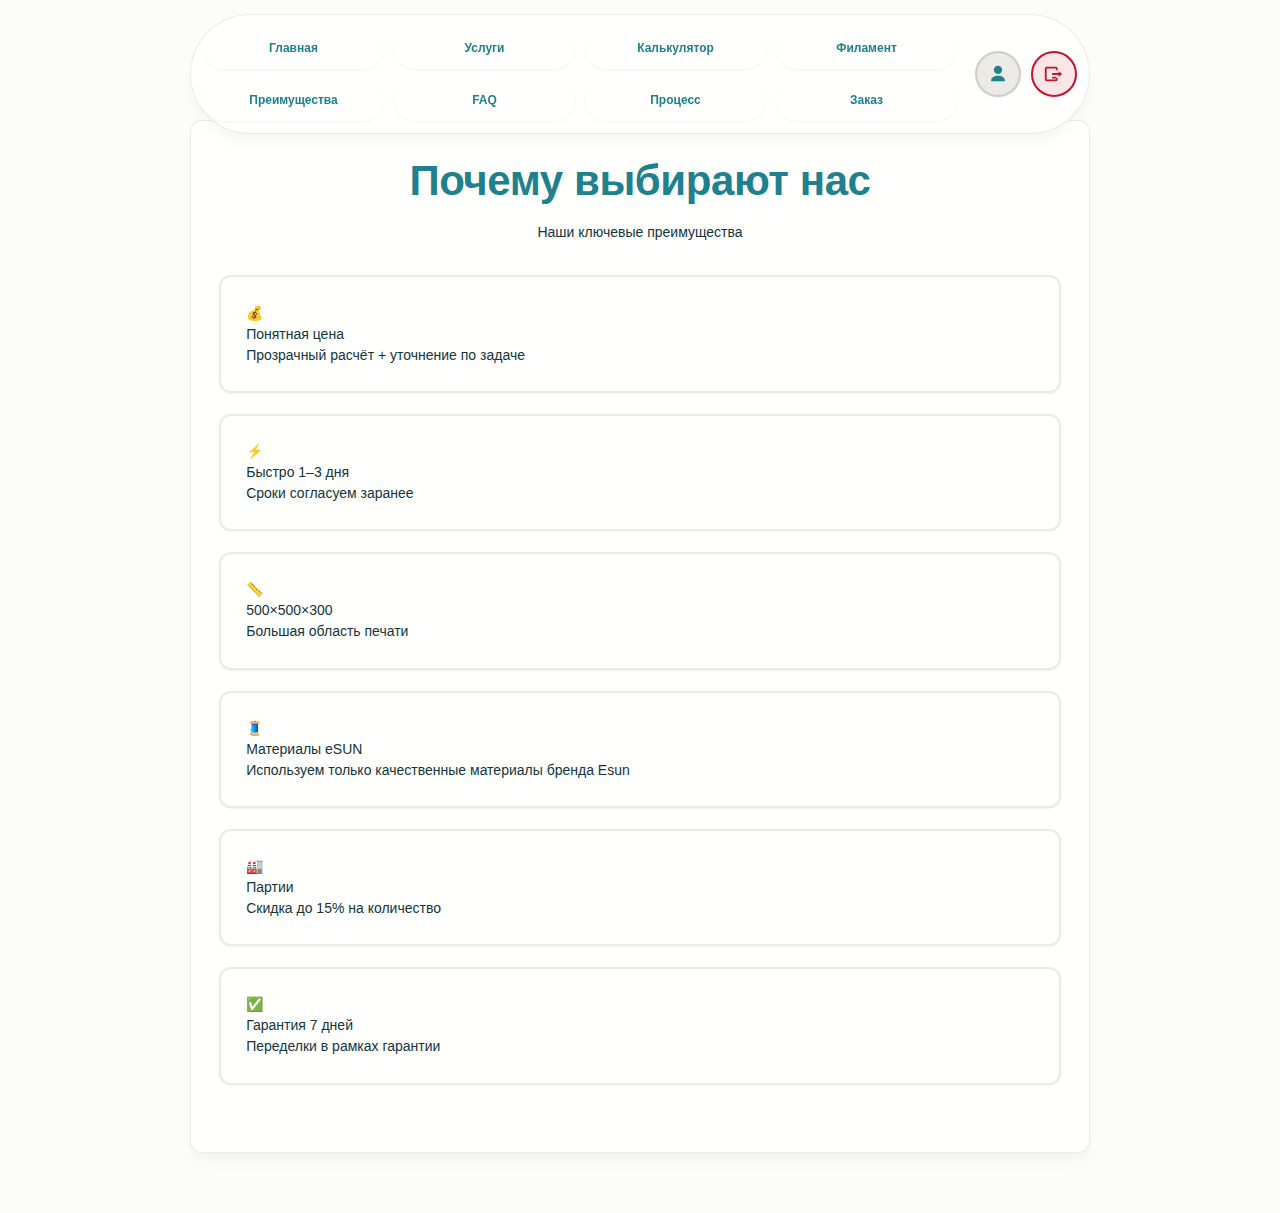
<file: advantages.html>
<!DOCTYPE html>
<html lang="ru">
<head>
  <meta charset="UTF-8" />
  <meta name="viewport" content="width=device-width, initial-scale=1.0" />
  <title>3DOPE — Преимущества</title>
  <link rel="stylesheet" href="assets/style.css">
</head>
<body>

<div class="nav-glass">
  <nav class="nav-inner">
    <div class="nav-left">
      <ul class="nav-row">
        <li><a href="index.html">Главная</a></li>
        <li><a href="services.html">Услуги</a></li>
        <li><a href="calculator.html">Калькулятор</a></li>
        <li><a href="filament.html">Филамент</a></li>
      </ul>

      <ul class="nav-row">
        <li><a href="advantages.html">Преимущества</a></li>
        <li><a href="faq.html">FAQ</a></li>
        <li><a href="process.html">Процесс</a></li>
        <li><a href="contacts.php">Заказ</a></li>
      </ul>
    </div>

    <div class="nav-right">
      <a class="nav-ic" href="profile.php" title="Профиль" aria-label="Профиль">
        <svg viewBox="0 0 24 24" aria-hidden="true">
          <path d="M12 12a4.5 4.5 0 1 0-4.5-4.5A4.5 4.5 0 0 0 12 12Zm0 2c-4.2 0-7.5 2.2-7.5 5v1h15v-1c0-2.8-3.3-5-7.5-5Z"/>
        </svg>
      </a>

      <a class="nav-ic nav-ic-exit" href="logout.php" title="Выйти" aria-label="Выйти">
        <svg viewBox="0 0 24 24" aria-hidden="true">
          <path d="M10 17v-2h4v2h-4Zm0-4V11h7V9l4 3-4 3v-2h-7ZM4 4h10a2 2 0 0 1 2 2v2h-2V6H4v12h10v-2h2v2a2 2 0 0 1-2 2H4a2 2 0 0 1-2-2V6a2 2 0 0 1 2-2Z"/>
        </svg>
      </a>
    </div>
  </nav>
</div>


  <section id="advantages" style="min-height: 80vh; padding: 120px 20px 60px;">
    <div class="card">
      <h2>Почему выбирают нас</h2>
      <p>Наши ключевые преимущества</p>

      <div class="advantages-grid">
        <div class="advantage-item">
          <div class="advantage-icon">💰</div>
          <div class="advantage-title">Понятная цена</div>
          <div class="advantage-desc">Прозрачный расчёт + уточнение по задаче</div>
        </div>

        <div class="advantage-item">
          <div class="advantage-icon">⚡</div>
          <div class="advantage-title">Быстро 1–3 дня</div>
          <div class="advantage-desc">Сроки согласуем заранее</div>
        </div>

        <div class="advantage-item">
          <div class="advantage-icon">📏</div>
          <div class="advantage-title">500×500×300</div>
          <div class="advantage-desc">Большая область печати</div>
        </div>

        <div class="advantage-item">
          <div class="advantage-icon">🧵</div>
          <div class="advantage-title">Материалы eSUN</div>
          <div class="advantage-desc">Используем только качественные материалы бренда Esun</div>
        </div>

        <div class="advantage-item">
          <div class="advantage-icon">🏭</div>
          <div class="advantage-title">Партии</div>
          <div class="advantage-desc">Скидка до 15% на количество</div>
        </div>

        <div class="advantage-item">
          <div class="advantage-icon">✅</div>
          <div class="advantage-title">Гарантия 7 дней</div>
          <div class="advantage-desc">Переделки в рамках гарантии</div>
        </div>
      </div>
    </div>
  </section>

  <script src="assets/app.js"></script>
  <script src="https://identity.netlify.com/v1/netlify-identity-widget.js"></script>
</body>
</html>
</file>
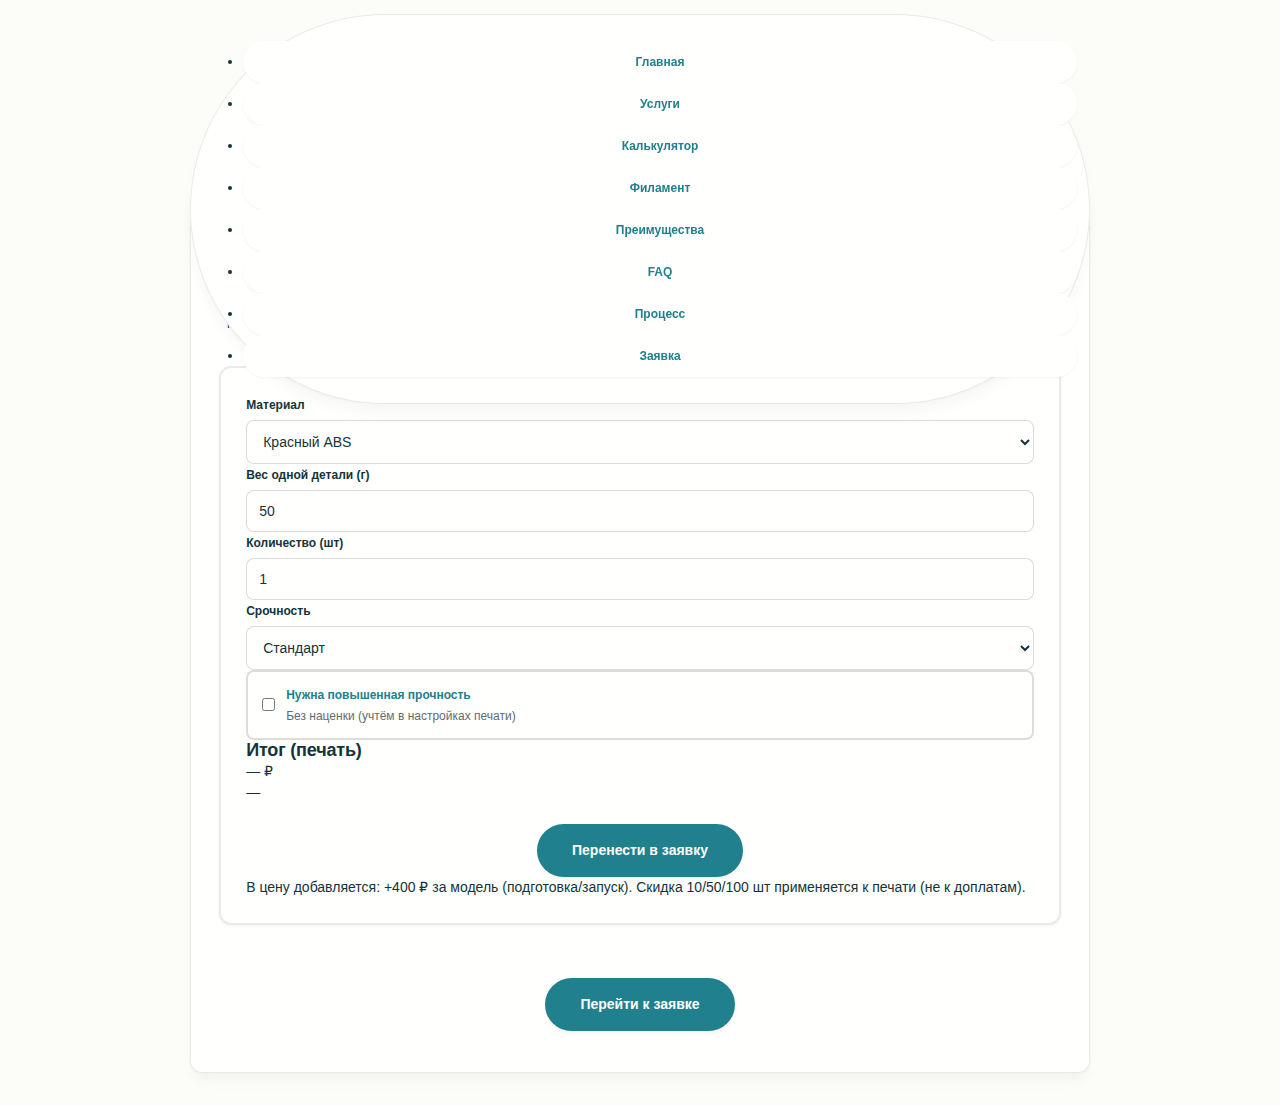
<file: calculator.html>
<!DOCTYPE html>
<html lang="ru">
<head>
  <meta charset="UTF-8" />
  <meta name="viewport" content="width=device-width, initial-scale=1.0" />
  <title>3DOPE — Калькулятор</title>
  <link rel="stylesheet" href="assets/style.css">
</head>
<body>

  <div class="nav-glass">
    <nav>
      <ul>
        <li><a href="index.html">Главная</a></li>
        <li><a href="services.html">Услуги</a></li>
        <li><a href="calculator.html">Калькулятор</a></li>
        <li><a href="filament.html">Филамент</a></li>
        <li><a href="advantages.html">Преимущества</a></li>
        <li><a href="faq.html">FAQ</a></li>
        <li><a href="process.html">Процесс</a></li>
        <li><a href="contacts.php">Заявка</a></li>
      </ul>
    </nav>
  </div>

  <section id="calculator">
    <div class="card">
      <h2>Калькулятор печати</h2>
      <p>
        Примерная цена <strong>только за печать</strong> копий одной и той же модели (без моделирования).<br>
        Моделирование считается индивидуально, обычно 800–3000 ₽. После моделирования печать считаем по этому калькулятору.
      </p>

      <div class="content-grid">
        <div class="content-item">
          <div class="calc-grid">
            <div>
              <label class="label" for="calcMaterial">Материал</label>
              <select id="calcMaterial">
                <option value="abs_red" data-ppg="8">Красный ABS</option>
                <option value="absplus_black" data-ppg="10">Черный ABS+</option>
              </select>
            </div>

            <div>
              <label class="label" for="calcWeightG">Вес одной детали (г)</label>
              <input id="calcWeightG" type="number" min="0" step="1" value="50" />
            </div>

            <div>
              <label class="label" for="calcQty">Количество (шт)</label>
              <input id="calcQty" type="number" min="1" step="1" value="1" />
            </div>

            <div>
              <label class="label" for="calcUrgent">Срочность</label>
              <select id="calcUrgent">
                <option value="0">Стандарт</option>
                <option value="1">Срочно (+700 ₽)</option>
              </select>
            </div>

            <div class="full">
              <label class="choice" style="width:100%; justify-content:flex-start;">
                <input id="calcStrength" type="checkbox">
                <div>
                  <b>Нужна повышенная прочность</b><br>
                  <span>Без наценки (учтём в настройках печати)</span>
                </div>
              </label>
            </div>

            <div class="full">
              <div class="calc-kpi">
                <h4>Итог (печать)</h4>

                <div class="calc-price">
                  <span id="calcFinal">— ₽</span>
                  <span id="calcOld" class="hidden">— ₽</span>
                </div>

                <div class="calc-sub" id="calcSub">—</div>

                <div style="text-align:center;">
                  <button type="button" class="btn" id="calcToFormBtn">Перенести в заявку</button>
                </div>
              </div>

              <div class="calc-note">
                В цену добавляется: +400 ₽ за модель (подготовка/запуск). Скидка 10/50/100 шт применяется к печати (не к доплатам).
              </div>
            </div>

          </div>
        </div>
      </div>

      <a href="contacts.html" class="btn">Перейти к заявке</a>
    </div>
  </section>

  <script src="assets/app.js"></script>
  <script src="https://identity.netlify.com/v1/netlify-identity-widget.js"></script>
</body>
</html>
</file>
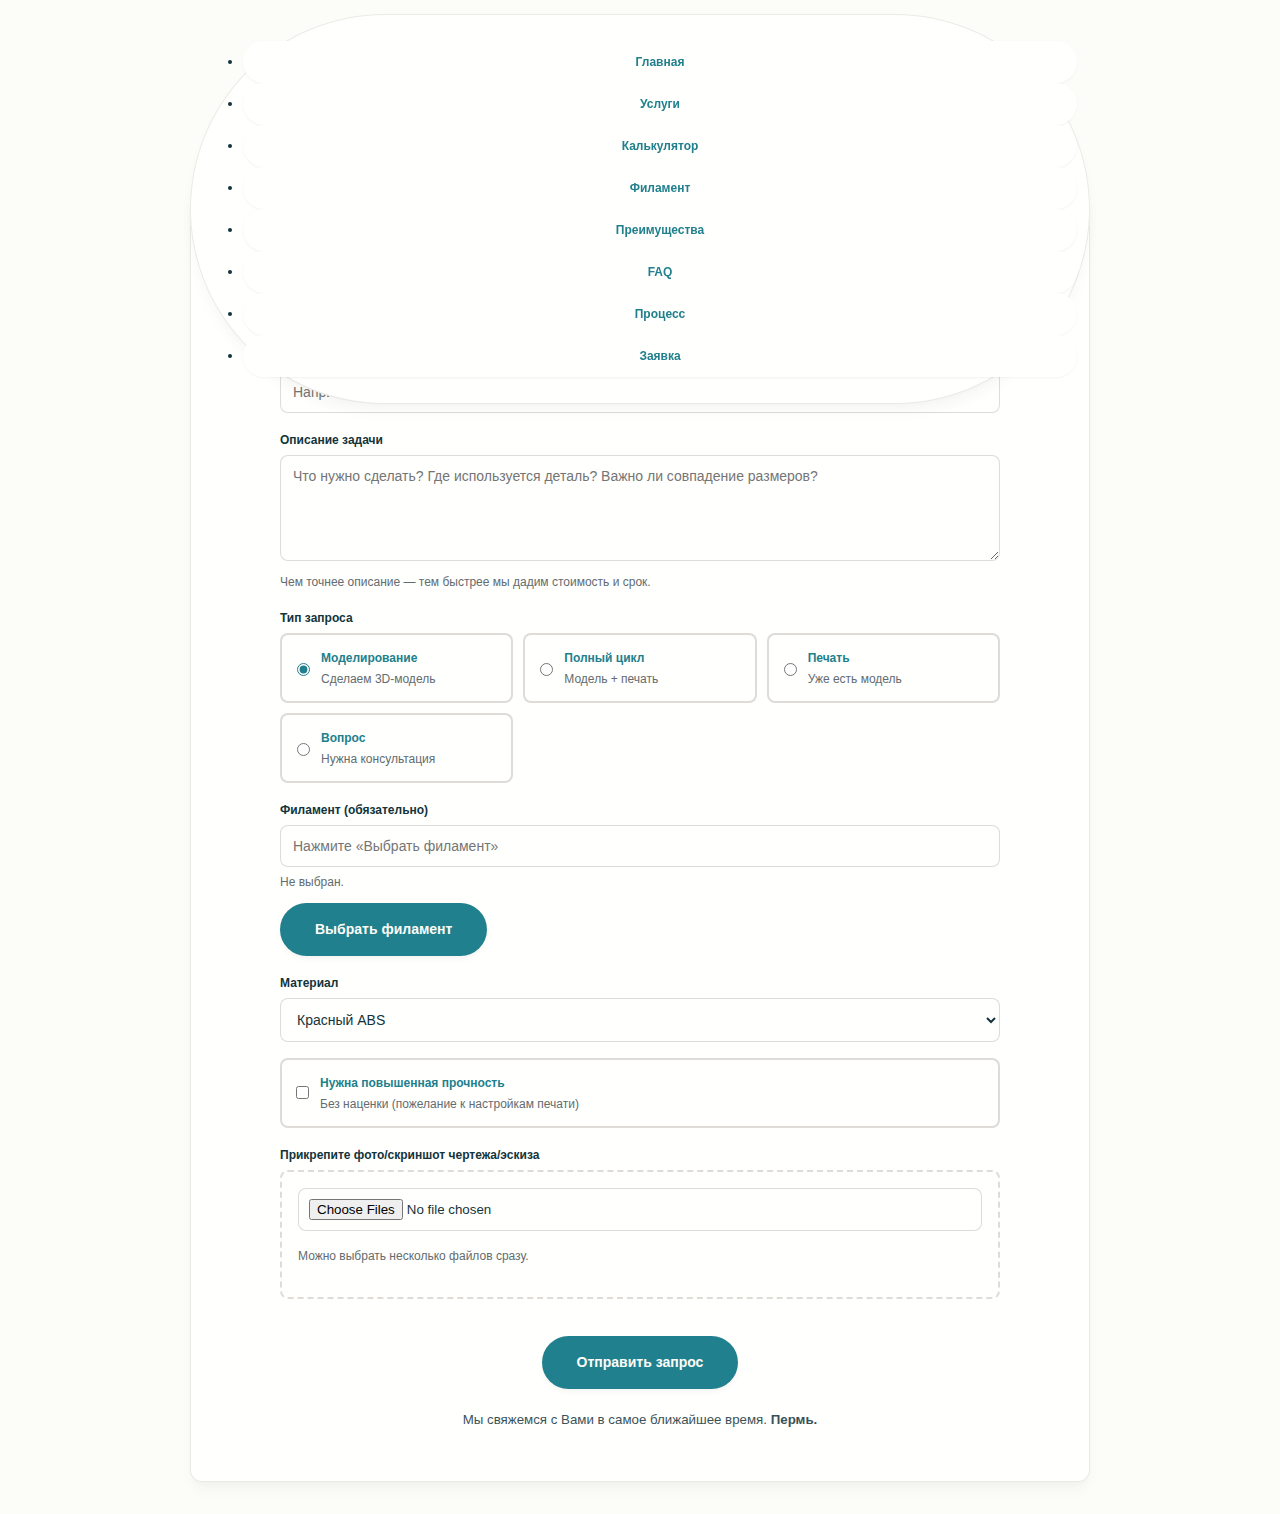
<file: contacts.html>
<!DOCTYPE html>
<html lang="ru">
<head>
  <meta charset="UTF-8" />
  <meta name="viewport" content="width=device-width, initial-scale=1.0" />
  <title>3DOPE — Заявка</title>
  <link rel="stylesheet" href="assets/style.css">
</head>
<body>

  <div class="nav-glass">
    <nav>
      <ul>
        <li><a href="index.html">Главная</a></li>
        <li><a href="services.html">Услуги</a></li>
        <li><a href="calculator.html">Калькулятор</a></li>
        <li><a href="filament.html">Филамент</a></li>
        <li><a href="advantages.html">Преимущества</a></li>
        <li><a href="faq.html">FAQ</a></li>
        <li><a href="process.html">Процесс</a></li>
        <li><a href="contacts.html">Заявка</a></li>
      </ul>
    </nav>
  </div>

  <section id="contacts">
    <div class="card">
      <h2>Оставить заявку</h2>
      <p>Опишите задачу, выберите тип запроса и прикрепите файлы</p>

      <div class="form-wrap">
        <form id="requestForm">
          <div class="form-grid">
            <div class="full">
              <label class="label" for="clientContact">Контакт (телефон / Telegram / email)</label>
              <input id="clientContact" type="text" placeholder="Например: +7... или @username" required>
            </div>

            <div class="full">
              <label class="label" for="taskDesc">Описание задачи</label>
              <textarea id="taskDesc" rows="5" placeholder="Что нужно сделать? Где используется деталь? Важно ли совпадение размеров?" required></textarea>
              <div class="hint">Чем точнее описание — тем быстрее мы дадим стоимость и срок.</div>
            </div>

            <div class="full">
              <label class="label">Тип запроса</label>
              <div class="choice-group" role="radiogroup" aria-label="Тип запроса">
                <label class="choice">
                  <input type="radio" name="requestType" value="modeling" checked>
                  <div><b>Моделирование</b><br><span>Сделаем 3D-модель</span></div>
                </label>
                <label class="choice">
                  <input type="radio" name="requestType" value="full">
                  <div><b>Полный цикл</b><br><span>Модель + печать</span></div>
                </label>
                <label class="choice">
                  <input type="radio" name="requestType" value="print">
                  <div><b>Печать</b><br><span>Уже есть модель</span></div>
                </label>
                <label class="choice">
                  <input type="radio" name="requestType" value="question">
                  <div><b>Вопрос</b><br><span>Нужна консультация</span></div>
                </label>
              </div>
            </div>

            <div class="full" id="filamentFormBlock">
              <label class="label" for="selectedFilamentName">Филамент (обязательно)</label>
              <input id="selectedFilamentName" type="text" placeholder="Нажмите «Выбрать филамент»" readonly>
              <input id="selectedFilamentId" type="hidden">
              <div class="hint" id="selectedFilamentHint">Не выбран.</div>
              <button type="button" class="btn" id="goPickFilamentBtn" style="margin-top:0.8rem;">Выбрать филамент</button>
            </div>

            <div class="full" id="materialsBlock">
              <label class="label" for="materialSelect">Материал</label>
              <select id="materialSelect">
                <option value="abs_red">Красный ABS</option>
                <option value="absplus_black">Черный ABS+</option>
              </select>
            </div>

            <div class="full" id="strengthBlock">
              <label class="choice" style="width:100%; justify-content:flex-start;">
                <input id="strengthNeed" type="checkbox">
                <div><b>Нужна повышенная прочность</b><br><span>Без наценки (пожелание к настройкам печати)</span></div>
              </label>
            </div>

            <div class="full" id="attachmentsImagesBlock">
              <label class="label" id="attachmentsHint" for="attachmentsImages">Прикрепите фото/скриншот чертежа/эскиза</label>
              <div class="file-box">
                <div class="file-row">
                  <input class="file-input" id="attachmentsImages" type="file" multiple accept="image/*,.pdf">
                  <div class="hint">Можно выбрать несколько файлов сразу.</div>
                  <div id="imagesList" class="files-list"></div>
                </div>
              </div>
            </div>

            <div class="full hidden" id="modelFileBlock">
              <label class="label" for="modelFile">Прикрепите 3D-файл (STL/STP/STEP)</label>
              <div class="file-box">
                <div class="file-row">
                  <input class="file-input" id="modelFile" type="file" accept=".stl,.stp,.step">
                  <div class="hint">Если файлов много — можно отправить архивом позже (в Telegram).</div>
                  <div id="modelList" class="files-list"></div>
                </div>
              </div>
            </div>

            <div class="full" style="text-align:center;">
              <button type="submit" class="btn">Отправить запрос</button>
            </div>
          </div>
        </form>

        <p style="margin-top: 1.5rem; opacity: 0.85; font-size: 0.95rem; text-align:center;">
          Мы свяжемся с Вами в самое ближайшее время. <strong>Пермь.</strong>
        </p>
      </div>
    </div>
  </section>

  <script src="assets/app.js"></script>
  <script src="https://identity.netlify.com/v1/netlify-identity-widget.js"></script>
</body>
</html>
</file>
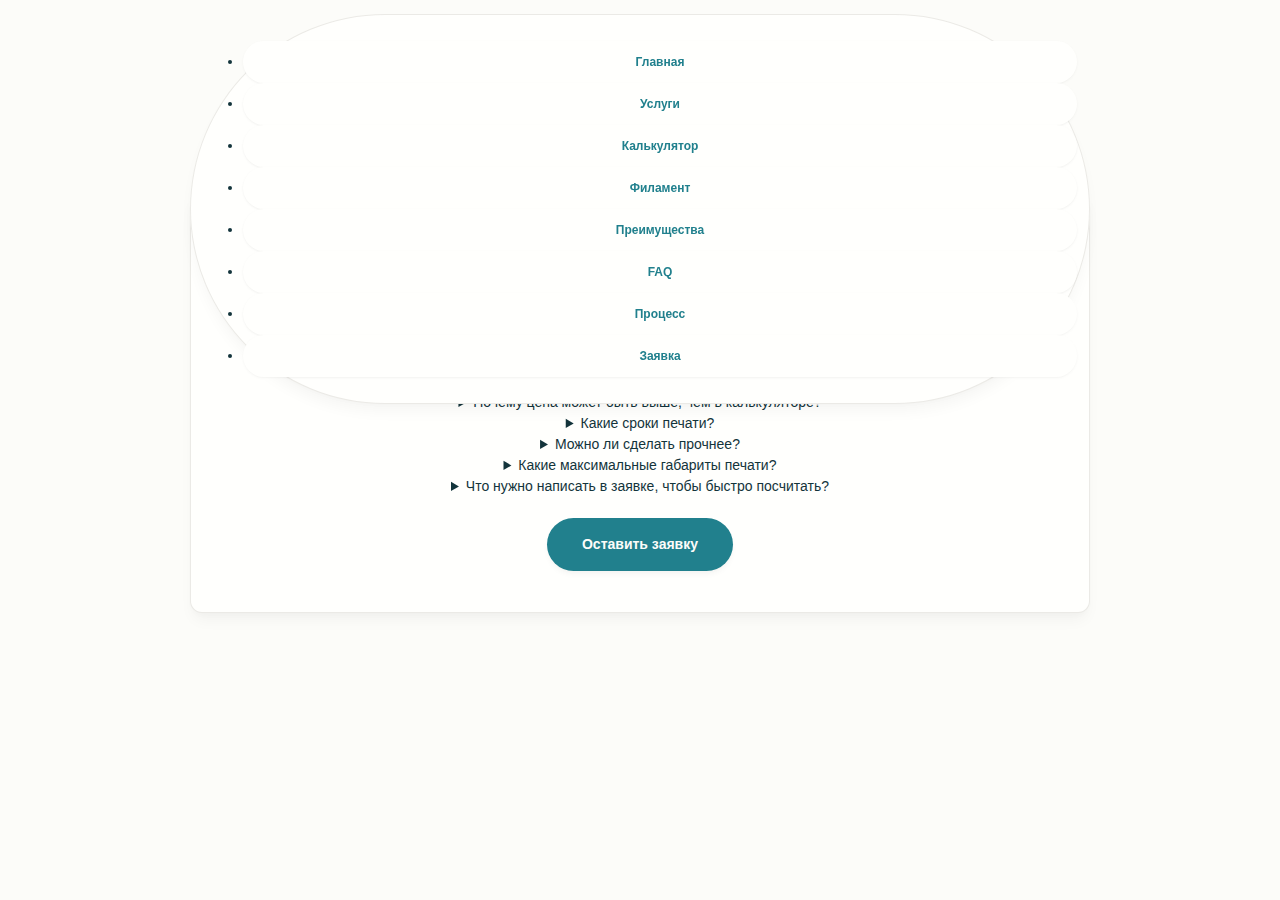
<file: faq.html>
<!DOCTYPE html>
<html lang="ru">
<head>
  <meta charset="UTF-8" />
  <meta name="viewport" content="width=device-width, initial-scale=1.0" />
  <title>3DOPE — FAQ</title>
  <link rel="stylesheet" href="assets/style.css">
</head>
<body>

  <div class="nav-glass">
    <nav>
      <ul>
        <li><a href="index.html">Главная</a></li>
        <li><a href="services.html">Услуги</a></li>
        <li><a href="calculator.html">Калькулятор</a></li>
        <li><a href="filament.html">Филамент</a></li>
        <li><a href="advantages.html">Преимущества</a></li>
        <li><a href="faq.html">FAQ</a></li>
        <li><a href="process.html">Процесс</a></li>
        <li><a href="contacts.php">Заявка</a></li>
      </ul>
    </nav>
  </div>

  <section id="faq">
    <div class="card">
      <h2>FAQ</h2>
      <p>Короткие ответы на частые вопросы</p>

      <div class="faq">
        <details>
          <summary>Какие файлы вы принимаете для печати?</summary>
          <p>Обычно для печати подойдут STL/STP/STEP. Если файла нет — можем смоделировать по фото/эскизу.</p>
        </details>

        <details>
          <summary>Сколько стоит моделирование?</summary>
          <p>Моделирование считается индивидуально. Обычно 800–3000 ₽ в зависимости от сложности.</p>
        </details>

        <details>
          <summary>Какие материалы доступны?</summary>
          <p>Филамент есть в наличии и под заказ. Актуальный список и статус — в блоке "Филамент".</p>
        </details>

        <details>
          <summary>Почему цена может быть выше, чем в калькуляторе?</summary>
          <p>Если деталь очень криволинейная/сложная, может потребоваться больше поддержек, времени печати и постобработки — тогда цена будет выше.</p>
        </details>

        <details>
          <summary>Какие сроки печати?</summary>
          <p>Стандартно 1–3 дня, срочные заказы — по согласованию.</p>
        </details>

        <details>
          <summary>Можно ли сделать прочнее?</summary>
          <p>Да, отметьте “повышенная прочность” — подберём настройки печати (без наценки).</p>
        </details>

        <details>
          <summary>Какие максимальные габариты печати?</summary>
          <p>До 500×500×300 мм (если деталь больше — предложим печать частями и склейку/сборку).</p>
        </details>

        <details>
          <summary>Что нужно написать в заявке, чтобы быстро посчитать?</summary>
          <p>Опишите назначение детали, условия (нагрузка/температура/улица), желаемые сроки и приложите файл/эскиз.</p>
        </details>
      </div>

      <a href="contacts.html" class="btn">Оставить заявку</a>
    </div>
  </section>

  <script src="assets/app.js"></script>
  <script src="https://identity.netlify.com/v1/netlify-identity-widget.js"></script>
</body>
</html>
</file>
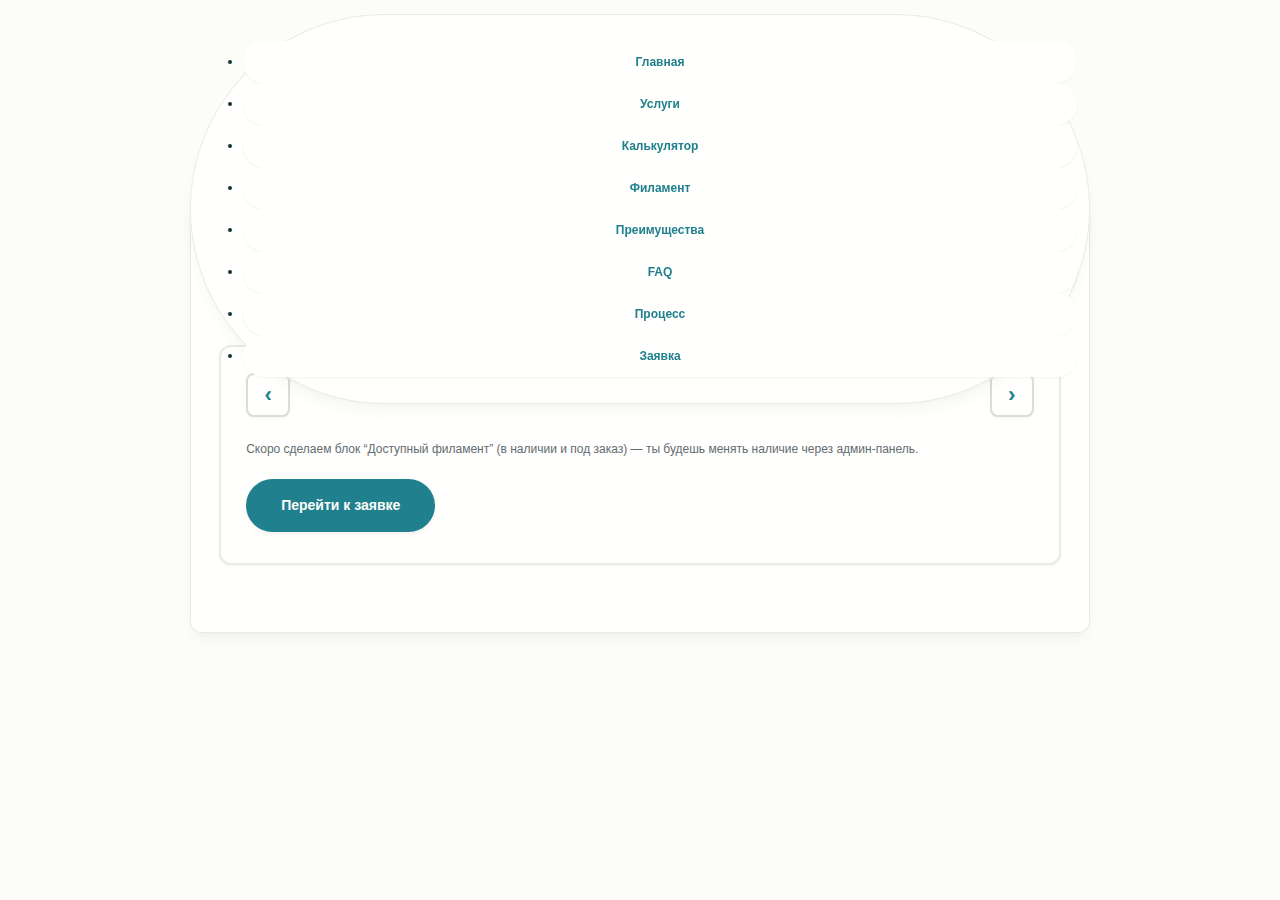
<file: filament.html>
<!DOCTYPE html>
<html lang="ru">
<head>
  <meta charset="UTF-8" />
  <meta name="viewport" content="width=device-width, initial-scale=1.0" />
  <title>3DOPE — Филамент</title>
  <link rel="stylesheet" href="assets/style.css">
</head>
<body>

  <div class="nav-glass">
    <nav>
      <ul>
        <li><a href="index.html">Главная</a></li>
        <li><a href="services.html">Услуги</a></li>
        <li><a href="calculator.html">Калькулятор</a></li>
        <li><a href="filament.html">Филамент</a></li>
        <li><a href="advantages.html">Преимущества</a></li>
        <li><a href="faq.html">FAQ</a></li>
        <li><a href="process.html">Процесс</a></li>
        <li><a href="contacts.php">Заявка</a></li>
      </ul>
    </nav>
  </div>

  <section id="filament">
    <div class="card">
      <h2>Филамент</h2>
      <p>Карусель показывает наличие: зелёный — в наличии, красный — под заказ (доставка 1–3 дня).</p>

      <div class="content-grid">
        <div class="content-item">
          <div class="filament-carousel">
            <button class="fc-btn" id="fcPrev" type="button" aria-label="Предыдущий филамент">‹</button>
            <div class="fc-viewport" id="fcViewport" aria-label="Карусель филамента"></div>
            <button class="fc-btn" id="fcNext" type="button" aria-label="Следующий филамент">›</button>
          </div>

          <div class="fc-dots" id="fcDots" aria-label="Индикаторы карусели"></div>

          <div class="hint" style="text-align:left;margin-top:0.8rem;">
            Скоро сделаем блок “Доступный филамент” (в наличии и под заказ) — ты будешь менять наличие через админ-панель.
          </div>

          <a href="contacts.html" class="btn">Перейти к заявке</a>
        </div>
      </div>
    </div>
  </section>

  <script src="assets/app.js"></script>
  <script src="https://identity.netlify.com/v1/netlify-identity-widget.js"></script>
</body>
</html>
</file>
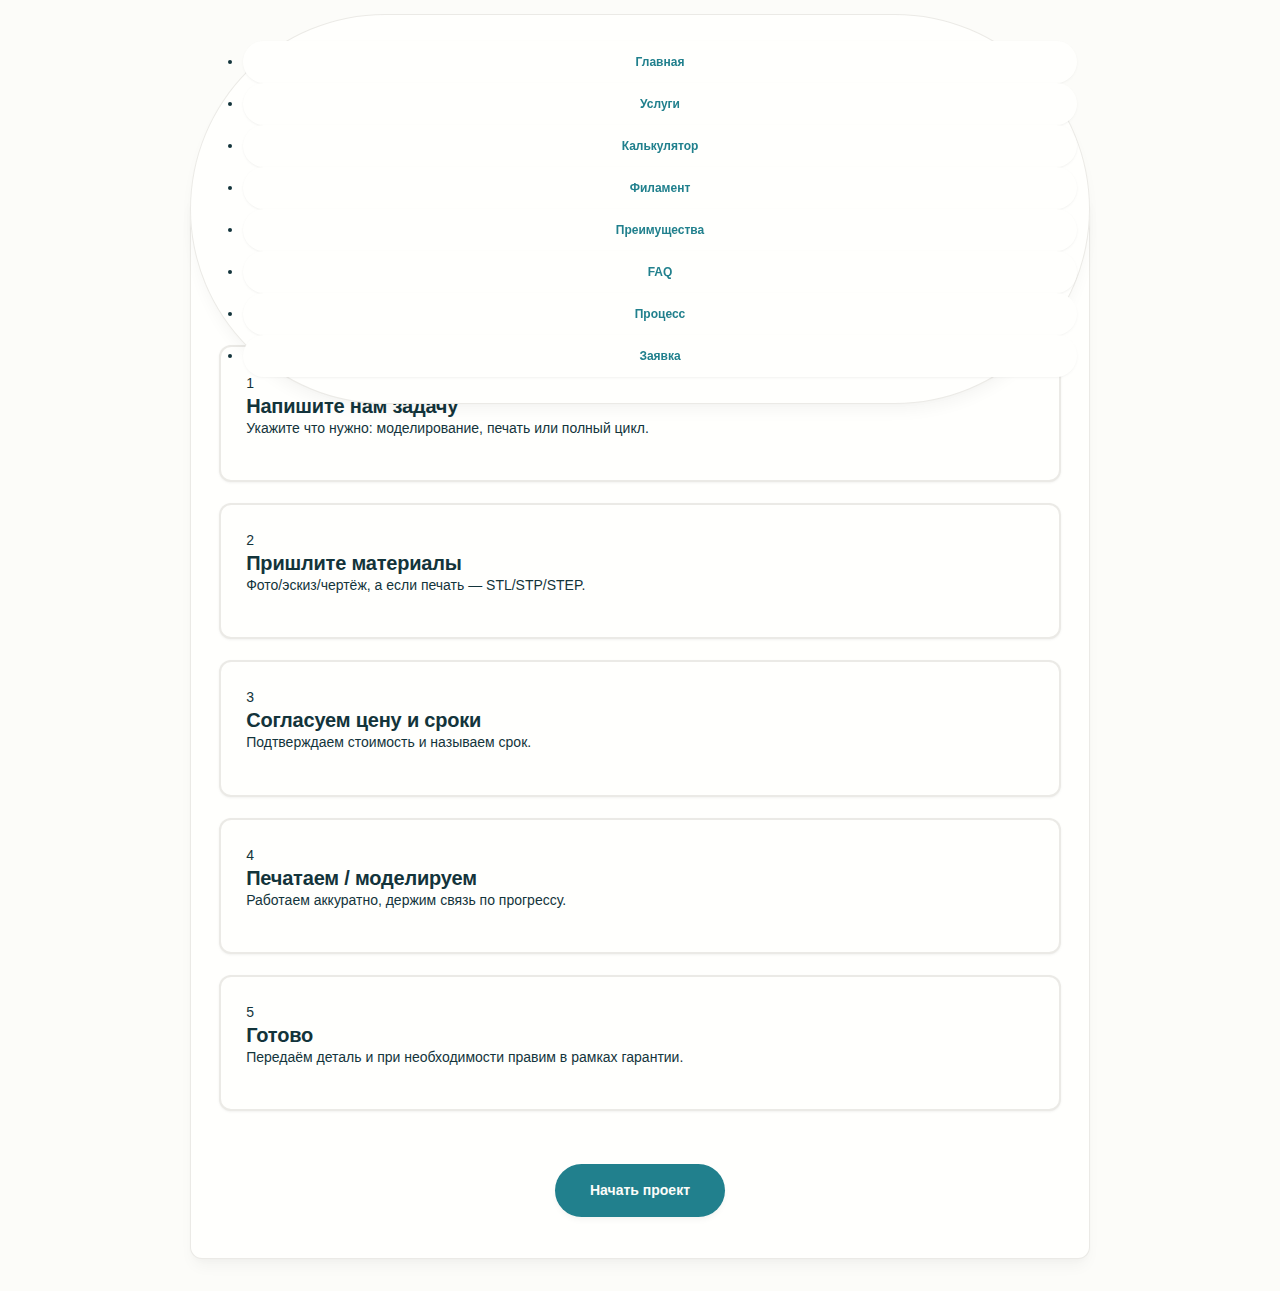
<file: process.html>
<!DOCTYPE html>
<html lang="ru">
<head>
  <meta charset="UTF-8" />
  <meta name="viewport" content="width=device-width, initial-scale=1.0" />
  <title>3DOPE — Процесс</title>
  <link rel="stylesheet" href="assets/style.css">
</head>
<body>

  <div class="nav-glass">
    <nav>
      <ul>
        <li><a href="index.html">Главная</a></li>
        <li><a href="services.html">Услуги</a></li>
        <li><a href="calculator.html">Калькулятор</a></li>
        <li><a href="filament.html">Филамент</a></li>
        <li><a href="advantages.html">Преимущества</a></li>
        <li><a href="faq.html">FAQ</a></li>
        <li><a href="process.html">Процесс</a></li>
        <li><a href="contacts.html">Заявка</a></li>
      </ul>
    </nav>
  </div>

  <section id="process">
    <div class="card">
      <h2>Как это работает</h2>
      <p>Прозрачный процесс от заявки до готовой детали</p>

      <div class="process-container">
        <div class="process-step">
          <div class="step-number">1</div>
          <div class="step-content">
            <h3>Напишите нам задачу</h3>
            <p>Укажите что нужно: моделирование, печать или полный цикл.</p>
          </div>
        </div>

        <div class="process-step">
          <div class="step-number">2</div>
          <div class="step-content">
            <h3>Пришлите материалы</h3>
            <p>Фото/эскиз/чертёж, а если печать — STL/STP/STEP.</p>
          </div>
        </div>

        <div class="process-step">
          <div class="step-number">3</div>
          <div class="step-content">
            <h3>Согласуем цену и сроки</h3>
            <p>Подтверждаем стоимость и называем срок.</p>
          </div>
        </div>

        <div class="process-step">
          <div class="step-number">4</div>
          <div class="step-content">
            <h3>Печатаем / моделируем</h3>
            <p>Работаем аккуратно, держим связь по прогрессу.</p>
          </div>
        </div>

        <div class="process-step">
          <div class="step-number">5</div>
          <div class="step-content">
            <h3>Готово</h3>
            <p>Передаём деталь и при необходимости правим в рамках гарантии.</p>
          </div>
        </div>
      </div>

      <a href="contacts.html" class="btn">Начать проект</a>
    </div>
  </section>

  <script src="assets/app.js"></script>
  <script src="https://identity.netlify.com/v1/netlify-identity-widget.js"></script>
</body>
</html>
</file>
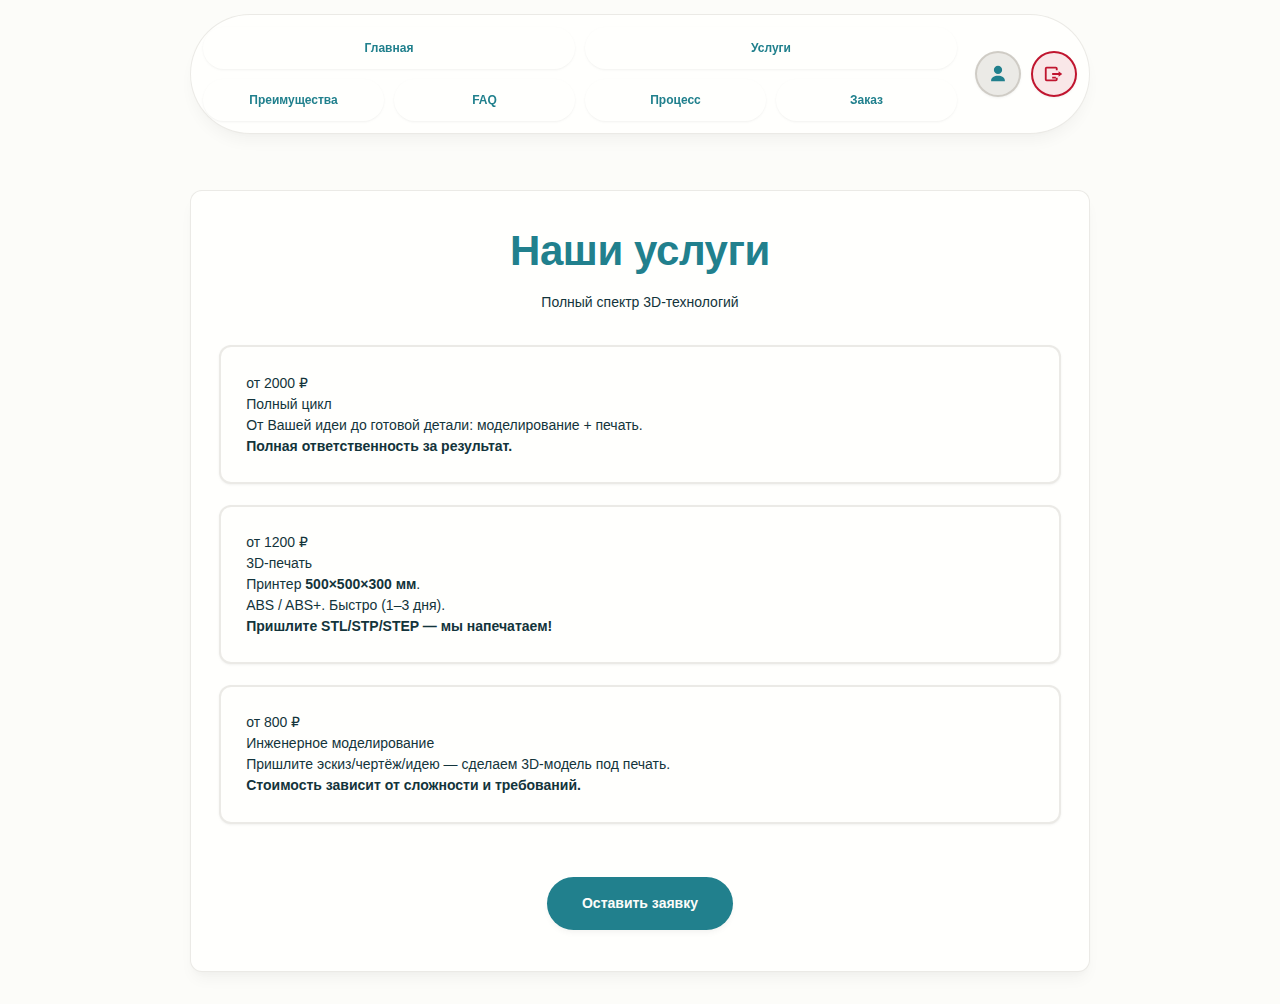
<file: services.html>
<!DOCTYPE html>
<html lang="ru">
<head>
  <meta charset="UTF-8" />
  <meta name="viewport" content="width=device-width, initial-scale=1.0" />
  <title>3DOPE — Услуги</title>
  <link rel="stylesheet" href="assets/style.css">
</head>
<body>

<body>
  <div class="nav-glass">
    <nav class="nav-inner">
      <div class="nav-left">
        <ul class="nav-row">
          <li><a href="index.html">Главная</a></li>
          <li><a href="services.html">Услуги</a></li>
        </ul>

        <ul class="nav-row">
          <li><a href="advantages.html">Преимущества</a></li>
          <li><a href="faq.html">FAQ</a></li>
          <li><a href="process.html">Процесс</a></li>
          <li><a href="contacts.php">Заказ</a></li>
        </ul>
      </div>

      <div class="nav-right">
        <a class="nav-ic" href="profile.php" title="Профиль" aria-label="Профиль">
          <svg viewBox="0 0 24 24" aria-hidden="true">
            <path d="M12 12a4.5 4.5 0 1 0-4.5-4.5A4.5 4.5 0 0 0 12 12Zm0 2c-4.2 0-7.5 2.2-7.5 5v1h15v-1c0-2.8-3.3-5-7.5-5Z"/>
          </svg>
        </a>

        <a class="nav-ic nav-ic-exit" href="logout.php" title="Выйти" aria-label="Выйти">
          <svg viewBox="0 0 24 24" aria-hidden="true">
            <path d="M10 17v-2h4v2h-4Zm0-4V11h7V9l4 3-4 3v-2h-7ZM4 4h10a2 2 0 0 1 2 2v2h-2V6H4v12h10v-2h2v2a2 2 0 0 1-2 2H4a2 2 0 0 1-2-2V6a2 2 0 0 1 2-2Z"/>
          </svg>
        </a>
      </div>
    </nav>
  </div>

  <!-- дальше твой контент страницы -->


  <section id="services">
    <div class="card">
      <h2>Наши услуги</h2>
      <p>Полный спектр 3D-технологий</p>

      <div class="content-grid">
        <div class="content-item">
          <div class="service-price">от 2000 ₽</div>
          <div class="service-title">Полный цикл</div>
          <div class="service-desc">
            От Вашей идеи до готовой детали: моделирование + печать.<br>
            <strong>Полная ответственность за результат.</strong>
          </div>
        </div>

        <div class="content-item">
          <div class="service-price">от 1200 ₽</div>
          <div class="service-title">3D-печать</div>
          <div class="service-desc">
            Принтер <strong>500×500×300 мм</strong>.<br>
            ABS / ABS+. Быстро (1–3 дня).<br>
            <strong>Пришлите STL/STP/STEP — мы напечатаем!</strong>
          </div>
        </div>

        <div class="content-item">
          <div class="service-price">от 800 ₽</div>
          <div class="service-title">Инженерное моделирование</div>
          <div class="service-desc">
            Пришлите эскиз/чертёж/идею — сделаем 3D-модель под печать.<br>
            <strong>Стоимость зависит от сложности и требований.</strong>
          </div>
        </div>
      </div>

      <a href="contacts.html" class="btn">Оставить заявку</a>
    </div>
  </section>

  <script src="assets/app.js"></script>
  <script src="https://identity.netlify.com/v1/netlify-identity-widget.js"></script>
</body>
</html>
</file>
<file: assets/style.css>
:root {
  /* Primitive Color Tokens */
  --color-white: rgba(255, 255, 255, 1);
  --color-black: rgba(0, 0, 0, 1);
  --color-cream-50: rgba(252, 252, 249, 1);
  --color-cream-100: rgba(255, 255, 253, 1);
  --color-gray-200: rgba(245, 245, 245, 1);
  --color-gray-300: rgba(167, 169, 169, 1);
  --color-gray-400: rgba(119, 124, 124, 1);
  --color-slate-500: rgba(98, 108, 113, 1);
  --color-brown-600: rgba(94, 82, 64, 1);
  --color-charcoal-700: rgba(31, 33, 33, 1);
  --color-charcoal-800: rgba(38, 40, 40, 1);
  --color-slate-900: rgba(19, 52, 59, 1);
  --color-teal-300: rgba(50, 184, 198, 1);
  --color-teal-400: rgba(45, 166, 178, 1);
  --color-teal-500: rgba(33, 128, 141, 1);
  --color-teal-600: rgba(29, 116, 128, 1);
  --color-teal-700: rgba(26, 104, 115, 1);
  --color-teal-800: rgba(41, 150, 161, 1);
  --color-red-400: rgba(255, 84, 89, 1);
  --color-red-500: rgba(192, 21, 47, 1);
  --color-orange-400: rgba(230, 129, 97, 1);
  --color-orange-500: rgba(168, 75, 47, 1);

  /* RGB versions for opacity control */
  --color-brown-600-rgb: 94, 82, 64;
  --color-teal-500-rgb: 33, 128, 141;
  --color-slate-900-rgb: 19, 52, 59;
  --color-slate-500-rgb: 98, 108, 113;
  --color-red-500-rgb: 192, 21, 47;
  --color-red-400-rgb: 255, 84, 89;
  --color-orange-500-rgb: 168, 75, 47;
  --color-orange-400-rgb: 230, 129, 97;

  /* Background color tokens (Light Mode) */
  --color-bg-1: rgba(59, 130, 246, 0.08); /* Light blue */
  --color-bg-2: rgba(245, 158, 11, 0.08); /* Light yellow */
  --color-bg-3: rgba(34, 197, 94, 0.08); /* Light green */
  --color-bg-4: rgba(239, 68, 68, 0.08); /* Light red */
  --color-bg-5: rgba(147, 51, 234, 0.08); /* Light purple */
  --color-bg-6: rgba(249, 115, 22, 0.08); /* Light orange */
  --color-bg-7: rgba(236, 72, 153, 0.08); /* Light pink */
  --color-bg-8: rgba(6, 182, 212, 0.08); /* Light cyan */

  /* Semantic Color Tokens (Light Mode) */
  --color-background: var(--color-cream-50);
  --color-surface: var(--color-cream-100);
  --color-text: var(--color-slate-900);
  --color-text-secondary: var(--color-slate-500);
  --color-primary: var(--color-teal-500);
  --color-primary-hover: var(--color-teal-600);
  --color-primary-active: var(--color-teal-700);
  --color-secondary: rgba(var(--color-brown-600-rgb), 0.12);
  --color-secondary-hover: rgba(var(--color-brown-600-rgb), 0.2);
  --color-secondary-active: rgba(var(--color-brown-600-rgb), 0.25);
  --color-border: rgba(var(--color-brown-600-rgb), 0.2);
  --color-btn-primary-text: var(--color-cream-50);
  --color-card-border: rgba(var(--color-brown-600-rgb), 0.12);
  --color-card-border-inner: rgba(var(--color-brown-600-rgb), 0.12);
  --color-error: var(--color-red-500);
  --color-success: var(--color-teal-500);
  --color-warning: var(--color-orange-500);
  --color-info: var(--color-slate-500);
  --color-focus-ring: rgba(var(--color-teal-500-rgb), 0.4);
  --color-select-caret: rgba(var(--color-slate-900-rgb), 0.8);

  /* Common style patterns */
  --focus-ring: 0 0 0 3px var(--color-focus-ring);
  --focus-outline: 2px solid var(--color-primary);
  --status-bg-opacity: 0.15;
  --status-border-opacity: 0.25;
  --select-caret-light: url("data:image/svg+xml,%3Csvg xmlns='http://www.w3.org/2000/svg' width='16' height='16' viewBox='0 0 24 24' fill='none' stroke='%23134252' stroke-width='2' stroke-linecap='round' stroke-linejoin='round'%3E%3Cpolyline points='6 9 12 15 18 9'%3E%3C/polyline%3E%3C/svg%3E");
  --select-caret-dark: url("data:image/svg+xml,%3Csvg xmlns='http://www.w3.org/2000/svg' width='16' height='16' viewBox='0 0 24 24' fill='none' stroke='%23f5f5f5' stroke-width='2' stroke-linecap='round' stroke-linejoin='round'%3E%3Cpolyline points='6 9 12 15 18 9'%3E%3C/polyline%3E%3C/svg%3E");

  /* RGB versions for opacity control */
  --color-success-rgb: 33, 128, 141;
  --color-error-rgb: 192, 21, 47;
  --color-warning-rgb: 168, 75, 47;
  --color-info-rgb: 98, 108, 113;

  /* Typography */
  --font-family-base: "FKGroteskNeue", "Geist", "Inter", -apple-system,
    BlinkMacSystemFont, "Segoe UI", Roboto, sans-serif;
  --font-family-mono: "Berkeley Mono", ui-monospace, SFMono-Regular, Menlo,
    Monaco, Consolas, monospace;
  --font-size-xs: 11px;
  --font-size-sm: 12px;
  --font-size-base: 14px;
  --font-size-md: 14px;
  --font-size-lg: 16px;
  --font-size-xl: 18px;
  --font-size-2xl: 20px;
  --font-size-3xl: 24px;
  --font-size-4xl: 30px;
  --font-weight-normal: 400;
  --font-weight-medium: 500;
  --font-weight-semibold: 550;
  --font-weight-bold: 600;
  --line-height-tight: 1.2;
  --line-height-normal: 1.5;
  --letter-spacing-tight: -0.01em;

  /* Spacing */
  --space-0: 0;
  --space-1: 1px;
  --space-2: 2px;
  --space-4: 4px;
  --space-6: 6px;
  --space-8: 8px;
  --space-10: 10px;
  --space-12: 12px;
  --space-16: 16px;
  --space-20: 20px;
  --space-24: 24px;
  --space-32: 32px;

  /* Border Radius */
  --radius-sm: 6px;
  --radius-base: 8px;
  --radius-md: 10px;
  --radius-lg: 12px;
  --radius-full: 9999px;

  /* Shadows */
  --shadow-xs: 0 1px 2px rgba(0, 0, 0, 0.02);
  --shadow-sm: 0 1px 3px rgba(0, 0, 0, 0.04), 0 1px 2px rgba(0, 0, 0, 0.02);
  --shadow-md: 0 4px 6px -1px rgba(0, 0, 0, 0.04),
    0 2px 4px -1px rgba(0, 0, 0, 0.02);
  --shadow-lg: 0 10px 15px -3px rgba(0, 0, 0, 0.04),
    0 4px 6px -2px rgba(0, 0, 0, 0.02);
  --shadow-inset-sm: inset 0 1px 0 rgba(255, 255, 255, 0.15),
    inset 0 -1px 0 rgba(0, 0, 0, 0.03);

  /* Animation */
  --duration-fast: 150ms;
  --duration-normal: 250ms;
  --ease-standard: cubic-bezier(0.16, 1, 0.3, 1);

  /* Layout */
  --container-sm: 640px;
  --container-md: 768px;
  --container-lg: 1024px;
  --container-xl: 1280px;
}

/* Dark mode colors */
@media (prefers-color-scheme: dark) {
  :root {
    /* RGB versions for opacity control (Dark Mode) */
    --color-gray-400-rgb: 119, 124, 124;
    --color-teal-300-rgb: 50, 184, 198;
    --color-gray-300-rgb: 167, 169, 169;
    --color-gray-200-rgb: 245, 245, 245;

    /* Background color tokens (Dark Mode) */
    --color-bg-1: rgba(29, 78, 216, 0.15); /* Dark blue */
    --color-bg-2: rgba(180, 83, 9, 0.15); /* Dark yellow */
    --color-bg-3: rgba(21, 128, 61, 0.15); /* Dark green */
    --color-bg-4: rgba(185, 28, 28, 0.15); /* Dark red */
    --color-bg-5: rgba(107, 33, 168, 0.15); /* Dark purple */
    --color-bg-6: rgba(194, 65, 12, 0.15); /* Dark orange */
    --color-bg-7: rgba(190, 24, 93, 0.15); /* Dark pink */
    --color-bg-8: rgba(8, 145, 178, 0.15); /* Dark cyan */

    /* Semantic Color Tokens (Dark Mode) */
    --color-background: var(--color-charcoal-700);
    --color-surface: var(--color-charcoal-800);
    --color-text: var(--color-gray-200);
    --color-text-secondary: rgba(var(--color-gray-300-rgb), 0.7);
    --color-primary: var(--color-teal-300);
    --color-primary-hover: var(--color-teal-400);
    --color-primary-active: var(--color-teal-800);
    --color-secondary: rgba(var(--color-gray-400-rgb), 0.15);
    --color-secondary-hover: rgba(var(--color-gray-400-rgb), 0.25);
    --color-secondary-active: rgba(var(--color-gray-400-rgb), 0.3);
    --color-border: rgba(var(--color-gray-400-rgb), 0.3);
    --color-error: var(--color-red-400);
    --color-success: var(--color-teal-300);
    --color-warning: var(--color-orange-400);
    --color-info: var(--color-gray-300);
    --color-focus-ring: rgba(var(--color-teal-300-rgb), 0.4);
    --color-btn-primary-text: var(--color-slate-900);
    --color-card-border: rgba(var(--color-gray-400-rgb), 0.2);
    --color-card-border-inner: rgba(var(--color-gray-400-rgb), 0.15);
    --shadow-inset-sm: inset 0 1px 0 rgba(255, 255, 255, 0.1),
      inset 0 -1px 0 rgba(0, 0, 0, 0.15);
    --button-border-secondary: rgba(var(--color-gray-400-rgb), 0.2);
    --color-border-secondary: rgba(var(--color-gray-400-rgb), 0.2);
    --color-select-caret: rgba(var(--color-gray-200-rgb), 0.8);

    /* Common style patterns - updated for dark mode */
    --focus-ring: 0 0 0 3px var(--color-focus-ring);
    --focus-outline: 2px solid var(--color-primary);
    --status-bg-opacity: 0.15;
    --status-border-opacity: 0.25;
    --select-caret-light: url("data:image/svg+xml,%3Csvg xmlns='http://www.w3.org/2000/svg' width='16' height='16' viewBox='0 0 24 24' fill='none' stroke='%23134252' stroke-width='2' stroke-linecap='round' stroke-linejoin='round'%3E%3Cpolyline points='6 9 12 15 18 9'%3E%3C/polyline%3E%3C/svg%3E");
    --select-caret-dark: url("data:image/svg+xml,%3Csvg xmlns='http://www.w3.org/2000/svg' width='16' height='16' viewBox='0 0 24 24' fill='none' stroke='%23f5f5f5' stroke-width='2' stroke-linecap='round' stroke-linejoin='round'%3E%3Cpolyline points='6 9 12 15 18 9'%3E%3C/polyline%3E%3C/svg%3E");

    /* RGB versions for dark mode */
    --color-success-rgb: var(--color-teal-300-rgb);
    --color-error-rgb: var(--color-red-400-rgb);
    --color-warning-rgb: var(--color-orange-400-rgb);
    --color-info-rgb: var(--color-gray-300-rgb);
  }
}

/* Data attribute for manual theme switching */
[data-color-scheme="dark"] {
  /* RGB versions for opacity control (dark mode) */
  --color-gray-400-rgb: 119, 124, 124;
  --color-teal-300-rgb: 50, 184, 198;
  --color-gray-300-rgb: 167, 169, 169;
  --color-gray-200-rgb: 245, 245, 245;

  /* Colorful background palette - Dark Mode */
  --color-bg-1: rgba(29, 78, 216, 0.15); /* Dark blue */
  --color-bg-2: rgba(180, 83, 9, 0.15); /* Dark yellow */
  --color-bg-3: rgba(21, 128, 61, 0.15); /* Dark green */
  --color-bg-4: rgba(185, 28, 28, 0.15); /* Dark red */
  --color-bg-5: rgba(107, 33, 168, 0.15); /* Dark purple */
  --color-bg-6: rgba(194, 65, 12, 0.15); /* Dark orange */
  --color-bg-7: rgba(190, 24, 93, 0.15); /* Dark pink */
  --color-bg-8: rgba(8, 145, 178, 0.15); /* Dark cyan */

  /* Semantic Color Tokens (Dark Mode) */
  --color-background: var(--color-charcoal-700);
  --color-surface: var(--color-charcoal-800);
  --color-text: var(--color-gray-200);
  --color-text-secondary: rgba(var(--color-gray-300-rgb), 0.7);
  --color-primary: var(--color-teal-300);
  --color-primary-hover: var(--color-teal-400);
  --color-primary-active: var(--color-teal-800);
  --color-secondary: rgba(var(--color-gray-400-rgb), 0.15);
  --color-secondary-hover: rgba(var(--color-gray-400-rgb), 0.25);
  --color-secondary-active: rgba(var(--color-gray-400-rgb), 0.3);
  --color-border: rgba(var(--color-gray-400-rgb), 0.3);
  --color-error: var(--color-red-400);
  --color-success: var(--color-teal-300);
  --color-warning: var(--color-orange-400);
  --color-info: var(--color-gray-300);
  --color-focus-ring: rgba(var(--color-teal-300-rgb), 0.4);
  --color-btn-primary-text: var(--color-slate-900);
  --color-card-border: rgba(var(--color-gray-400-rgb), 0.15);
  --color-card-border-inner: rgba(var(--color-gray-400-rgb), 0.15);
  --shadow-inset-sm: inset 0 1px 0 rgba(255, 255, 255, 0.1),
    inset 0 -1px 0 rgba(0, 0, 0, 0.15);
  --color-border-secondary: rgba(var(--color-gray-400-rgb), 0.2);
  --color-select-caret: rgba(var(--color-gray-200-rgb), 0.8);

  /* Common style patterns - updated for dark mode */
  --focus-ring: 0 0 0 3px var(--color-focus-ring);
  --focus-outline: 2px solid var(--color-primary);
  --status-bg-opacity: 0.15;
  --status-border-opacity: 0.25;
  --select-caret-light: url("data:image/svg+xml,%3Csvg xmlns='http://www.w3.org/2000/svg' width='16' height='16' viewBox='0 0 24 24' fill='none' stroke='%23134252' stroke-width='2' stroke-linecap='round' stroke-linejoin='round'%3E%3Cpolyline points='6 9 12 15 18 9'%3E%3C/polyline%3E%3C/svg%3E");
  --select-caret-dark: url("data:image/svg+xml,%3Csvg xmlns='http://www.w3.org/2000/svg' width='16' height='16' viewBox='0 0 24 24' fill='none' stroke='%23f5f5f5' stroke-width='2' stroke-linecap='round' stroke-linejoin='round'%3E%3Cpolyline points='6 9 12 15 18 9'%3E%3C/polyline%3E%3C/svg%3E");

  /* RGB versions for dark mode */
  --color-success-rgb: var(--color-teal-300-rgb);
  --color-error-rgb: var(--color-red-400-rgb);
  --color-warning-rgb: var(--color-orange-400-rgb);
  --color-info-rgb: var(--color-gray-300-rgb);
}

[data-color-scheme="light"] {
  /* RGB versions for opacity control (light mode) */
  --color-brown-600-rgb: 94, 82, 64;
  --color-teal-500-rgb: 33, 128, 141;
  --color-slate-900-rgb: 19, 52, 59;

  /* Semantic Color Tokens (Light Mode) */
  --color-background: var(--color-cream-50);
  --color-surface: var(--color-cream-100);
  --color-text: var(--color-slate-900);
  --color-text-secondary: var(--color-slate-500);
  --color-primary: var(--color-teal-500);
  --color-primary-hover: var(--color-teal-600);
  --color-primary-active: var(--color-teal-700);
  --color-secondary: rgba(var(--color-brown-600-rgb), 0.12);
  --color-secondary-hover: rgba(var(--color-brown-600-rgb), 0.2);
  --color-secondary-active: rgba(var(--color-brown-600-rgb), 0.25);
  --color-border: rgba(var(--color-brown-600-rgb), 0.2);
  --color-btn-primary-text: var(--color-cream-50);
  --color-card-border: rgba(var(--color-brown-600-rgb), 0.12);
  --color-card-border-inner: rgba(var(--color-brown-600-rgb), 0.12);
  --color-error: var(--color-red-500);
  --color-success: var(--color-teal-500);
  --color-warning: var(--color-orange-500);
  --color-info: var(--color-slate-500);
  --color-focus-ring: rgba(var(--color-teal-500-rgb), 0.4);

  /* RGB versions for light mode */
  --color-success-rgb: var(--color-teal-500-rgb);
  --color-error-rgb: var(--color-red-500-rgb);
  --color-warning-rgb: var(--color-orange-500-rgb);
  --color-info-rgb: var(--color-slate-500-rgb);
}

/* Base styles */
html {
  font-size: var(--font-size-base);
  font-family: var(--font-family-base);
  line-height: var(--line-height-normal);
  color: var(--color-text);
  background-color: var(--color-background);
  -webkit-font-smoothing: antialiased;
  box-sizing: border-box;
}

body {
  margin: 0;
  padding: 0;
}

*,
*::before,
*::after {
  box-sizing: inherit;
}

/* Typography */
h1,
h2,
h3,
h4,
h5,
h6 {
  margin: 0;
  font-weight: var(--font-weight-semibold);
  line-height: var(--line-height-tight);
  color: var(--color-text);
  letter-spacing: var(--letter-spacing-tight);
}

h1 {
  font-size: var(--font-size-4xl);
}
h2 {
  font-size: var(--font-size-3xl);
}
h3 {
  font-size: var(--font-size-2xl);
}
h4 {
  font-size: var(--font-size-xl);
}
h5 {
  font-size: var(--font-size-lg);
}
h6 {
  font-size: var(--font-size-md);
}

p {
  margin: 0 0 var(--space-16) 0;
}

a {
  color: var(--color-primary);
  text-decoration: none;
  transition: color var(--duration-fast) var(--ease-standard);
}

a:hover {
  color: var(--color-primary-hover);
}

code,
pre {
  font-family: var(--font-family-mono);
  font-size: calc(var(--font-size-base) * 0.95);
  background-color: var(--color-secondary);
  border-radius: var(--radius-sm);
}

code {
  padding: var(--space-1) var(--space-4);
}

pre {
  padding: var(--space-16);
  margin: var(--space-16) 0;
  overflow: auto;
  border: 1px solid var(--color-border);
}

pre code {
  background: none;
  padding: 0;
}

/* Buttons */
.btn {
  display: inline-flex;
  align-items: center;
  justify-content: center;
  padding: var(--space-8) var(--space-16);
  border-radius: var(--radius-base);
  font-size: var(--font-size-base);
  font-weight: 500;
  line-height: 1.5;
  cursor: pointer;
  transition: all var(--duration-normal) var(--ease-standard);
  border: none;
  text-decoration: none;
  position: relative;
}

.btn:focus-visible {
  outline: none;
  box-shadow: var(--focus-ring);
}

.btn--primary {
  background: var(--color-primary);
  color: var(--color-btn-primary-text);
}

.btn--primary:hover {
  background: var(--color-primary-hover);
}

.btn--primary:active {
  background: var(--color-primary-active);
}

.btn--secondary {
  background: var(--color-secondary);
  color: var(--color-text);
}

.btn--secondary:hover {
  background: var(--color-secondary-hover);
}

.btn--secondary:active {
  background: var(--color-secondary-active);
}

.btn--outline {
  background: transparent;
  border: 1px solid var(--color-border);
  color: var(--color-text);
}

.btn--outline:hover {
  background: var(--color-secondary);
}

.btn--sm {
  padding: var(--space-4) var(--space-12);
  font-size: var(--font-size-sm);
  border-radius: var(--radius-sm);
}

.btn--lg {
  padding: var(--space-10) var(--space-20);
  font-size: var(--font-size-lg);
  border-radius: var(--radius-md);
}

.btn--full-width {
  width: 100%;
}

.btn:disabled {
  opacity: 0.5;
  cursor: not-allowed;
}

/* Form elements */
.form-control {
  display: block;
  width: 100%;
  padding: var(--space-8) var(--space-12);
  font-size: var(--font-size-md);
  line-height: 1.5;
  color: var(--color-text);
  background-color: var(--color-surface);
  border: 1px solid var(--color-border);
  border-radius: var(--radius-base);
  transition: border-color var(--duration-fast) var(--ease-standard),
    box-shadow var(--duration-fast) var(--ease-standard);
}

textarea.form-control {
  font-family: var(--font-family-base);
  font-size: var(--font-size-base);
}

select.form-control {
  padding: var(--space-8) var(--space-12);
  -webkit-appearance: none;
  -moz-appearance: none;
  appearance: none;
  background-image: var(--select-caret-light);
  background-repeat: no-repeat;
  background-position: right var(--space-12) center;
  background-size: 16px;
  padding-right: var(--space-32);
}

/* Add a dark mode specific caret */
@media (prefers-color-scheme: dark) {
  select.form-control {
    background-image: var(--select-caret-dark);
  }
}

/* Also handle data-color-scheme */
[data-color-scheme="dark"] select.form-control {
  background-image: var(--select-caret-dark);
}

[data-color-scheme="light"] select.form-control {
  background-image: var(--select-caret-light);
}

.form-control:focus {
  border-color: var(--color-primary);
  outline: var(--focus-outline);
}

.form-label {
  display: block;
  margin-bottom: var(--space-8);
  font-weight: var(--font-weight-medium);
  font-size: var(--font-size-sm);
}

.form-group {
  margin-bottom: var(--space-16);
}

/* Card component */
.card {
  background-color: var(--color-surface);
  border-radius: var(--radius-lg);
  border: 1px solid var(--color-card-border);
  box-shadow: var(--shadow-sm);
  overflow: hidden;
  transition: box-shadow var(--duration-normal) var(--ease-standard);
}

.card:hover {
  box-shadow: var(--shadow-md);
}

.card__body {
  padding: var(--space-16);
}

.card__header,
.card__footer {
  padding: var(--space-16);
  border-bottom: 1px solid var(--color-card-border-inner);
}

/* Status indicators - simplified with CSS variables */
.status {
  display: inline-flex;
  align-items: center;
  padding: var(--space-6) var(--space-12);
  border-radius: var(--radius-full);
  font-weight: var(--font-weight-medium);
  font-size: var(--font-size-sm);
}

.status--success {
  background-color: rgba(
    var(--color-success-rgb, 33, 128, 141),
    var(--status-bg-opacity)
  );
  color: var(--color-success);
  border: 1px solid
    rgba(var(--color-success-rgb, 33, 128, 141), var(--status-border-opacity));
}

.status--error {
  background-color: rgba(
    var(--color-error-rgb, 192, 21, 47),
    var(--status-bg-opacity)
  );
  color: var(--color-error);
  border: 1px solid
    rgba(var(--color-error-rgb, 192, 21, 47), var(--status-border-opacity));
}

.status--warning {
  background-color: rgba(
    var(--color-warning-rgb, 168, 75, 47),
    var(--status-bg-opacity)
  );
  color: var(--color-warning);
  border: 1px solid
    rgba(var(--color-warning-rgb, 168, 75, 47), var(--status-border-opacity));
}

.status--info {
  background-color: rgba(
    var(--color-info-rgb, 98, 108, 113),
    var(--status-bg-opacity)
  );
  color: var(--color-info);
  border: 1px solid
    rgba(var(--color-info-rgb, 98, 108, 113), var(--status-border-opacity));
}

/* Container layout */
.container {
  width: 100%;
  margin-right: auto;
  margin-left: auto;
  padding-right: var(--space-16);
  padding-left: var(--space-16);
}

@media (min-width: 640px) {
  .container {
    max-width: var(--container-sm);
  }
}
@media (min-width: 768px) {
  .container {
    max-width: var(--container-md);
  }
}
@media (min-width: 1024px) {
  .container {
    max-width: var(--container-lg);
  }
}
@media (min-width: 1280px) {
  .container {
    max-width: var(--container-xl);
  }
}

/* Utility classes */
.flex {
  display: flex;
}
.flex-col {
  flex-direction: column;
}
.items-center {
  align-items: center;
}
.justify-center {
  justify-content: center;
}
.justify-between {
  justify-content: space-between;
}
.gap-4 {
  gap: var(--space-4);
}
.gap-8 {
  gap: var(--space-8);
}
.gap-16 {
  gap: var(--space-16);
}

.m-0 {
  margin: 0;
}
.mt-8 {
  margin-top: var(--space-8);
}
.mb-8 {
  margin-bottom: var(--space-8);
}
.mx-8 {
  margin-left: var(--space-8);
  margin-right: var(--space-8);
}
.my-8 {
  margin-top: var(--space-8);
  margin-bottom: var(--space-8);
}

.p-0 {
  padding: 0;
}
.py-8 {
  padding-top: var(--space-8);
  padding-bottom: var(--space-8);
}
.px-8 {
  padding-left: var(--space-8);
  padding-right: var(--space-8);
}
.py-16 {
  padding-top: var(--space-16);
  padding-bottom: var(--space-16);
}
.px-16 {
  padding-left: var(--space-16);
  padding-right: var(--space-16);
}

.block {
  display: block;
}
.hidden {
  display: none;
}

/* Accessibility */
.sr-only {
  position: absolute;
  width: 1px;
  height: 1px;
  padding: 0;
  margin: -1px;
  overflow: hidden;
  clip: rect(0, 0, 0, 0);
  white-space: nowrap;
  border-width: 0;
}

:focus-visible {
  outline: var(--focus-outline);
  outline-offset: 2px;
}

/* Dark mode specifics */
[data-color-scheme="dark"] .btn--outline {
  border: 1px solid var(--color-border-secondary);
}

@font-face {
  font-family: 'FKGroteskNeue';
  src: url('https://r2cdn.perplexity.ai/fonts/FKGroteskNeue.woff2')
    format('woff2');
}

/* END PERPLEXITY DESIGN SYSTEM */
```css
* {
  margin: 0;
  padding: 0;
  box-sizing: border-box;
}

:root {
  --card-width: 900px;
}

body {
  font-family: var(--font-family-base);
  background: var(--color-background);
  color: var(--color-text);
  line-height: var(--line-height-normal);
  overflow-x: hidden;
}

html {
  scroll-behavior: smooth;
}

/* ===== NAV (2 rows + icons right) ===== */
.nav-glass {
  position: fixed;
  top: 14px;
  left: 50%;
  transform: translateX(-50%);
  width: min(var(--card-width), 94vw);
  background: var(--color-surface);
  backdrop-filter: blur(30px);
  -webkit-backdrop-filter: blur(30px);
  border: 1px solid var(--color-card-border);
  border-radius: var(--radius-full);
  z-index: 1000;
  padding: var(--space-12);
  box-shadow: var(--shadow-lg);
}

.nav-inner {
  display: flex;
  align-items: stretch;
  gap: var(--space-12);
}

.nav-left {
  flex: 1;
  display: flex;
  flex-direction: column;
  gap: var(--space-10);
}

.nav-row {
  list-style: none;
  display: grid;
  grid-template-columns: repeat(auto-fit, minmax(140px, 1fr));
  gap: var(--space-10);
  margin: 0;
  padding: 0;
}

.nav-glass nav a {
  display: flex;
  align-items: center;
  justify-content: center;
  width: 100%;
  color: var(--color-primary);
  text-decoration: none;
  padding: var(--space-10) var(--space-12);
  border-radius: var(--radius-full);
  font-weight: var(--font-weight-bold);
  font-size: var(--font-size-sm);
  border: 2px solid transparent;
  background: var(--color-surface);
  box-shadow: var(--shadow-sm);
  transition: all var(--duration-normal) var(--ease-standard);
  white-space: nowrap;
}

.nav-glass nav a:hover {
  transform: translateY(-2px);
  border-color: var(--color-primary);
  box-shadow: var(--shadow-md);
  background: var(--color-surface);
}

.nav-right {
  display: flex;
  align-items: center;
  gap: var(--space-10);
  padding-left: var(--space-6);
}

.nav-ic {
  width: 46px !important;
  height: 46px !important;
  padding: 0 !important;
  border-radius: var(--radius-full) !important;
  background: var(--color-secondary) !important;
  border: 2px solid var(--color-border) !important;
  box-shadow: var(--shadow-sm) !important;
  display: flex;
  align-items: center;
  justify-content: center;
}

.nav-ic svg {
  width: 22px;
  height: 22px;
  fill: var(--color-primary);
}

.nav-ic-exit {
  background: rgba(var(--color-error-rgb), 0.1) !important;
  border-color: var(--color-error) !important;
  box-shadow: var(--shadow-sm) !important;
}

.nav-ic-exit svg {
  fill: var(--color-error);
}

/* mobile: collapse arrow */
.nav-toggle {
  display: none;
  position: absolute;
  right: var(--space-12);
  bottom: -18px;
  width: 42px;
  height: 42px;
  border-radius: var(--radius-full);
  border: 2px solid var(--color-border);
  background: var(--color-surface);
  color: var(--color-primary);
  font-size: 28px;
  line-height: 36px;
  font-weight: var(--font-weight-bold);
  cursor: pointer;
  box-shadow: var(--shadow-sm);
}

/* give space for nav */
section {
  min-height: 70vh;
  padding: 190px var(--space-20) var(--space-32);
  display: flex;
  align-items: center;
  justify-content: center;
  position: relative;
}

/* ===== card/layout ===== */
.card {
  background: var(--color-surface);
  padding: 2.5rem 2rem;
  border-radius: var(--radius-lg);
  width: var(--card-width);
  max-width: 90vw;
  text-align: center;
  box-shadow: var(--shadow-lg);
  border: 1px solid var(--color-card-border);
  transition: all var(--duration-normal) var(--ease-standard);
}

.card:hover {
  transform: translateY(-8px);
  box-shadow: 0 25px 70px rgba(0, 0, 0, 0.18);
}

.card h1 {
  font-size: clamp(3rem, 8vw, 5rem);
  color: var(--color-primary);
  margin-bottom: var(--space-16);
  font-weight: var(--font-weight-bold);
}

.card h2 {
  font-size: clamp(1.8rem, 5vw, 3rem);
  color: var(--color-primary);
  margin-bottom: var(--space-16);
  font-weight: var(--font-weight-semibold);
}

.content-grid,
.process-container,
.advantages-grid {
  margin: var(--space-32) auto;
  max-width: 900px;
}

.content-item,
.process-step,
.advantage-item {
  background: var(--color-surface);
  border: 2px solid var(--color-card-border);
  border-radius: var(--radius-lg);
  padding: 1.8rem;
  margin-bottom: 1.5rem;
  transition: all var(--duration-normal) var(--ease-standard);
  position: relative;
  overflow: hidden;
  box-shadow: var(--shadow-sm);
  text-align: left;
}

.content-item:hover,
.process-step:hover,
.advantage-item:hover {
  transform: translateY(-5px);
  box-shadow: var(--shadow-md);
  border-color: var(--color-primary);
}

/* buttons */
.btn {
  background: var(--color-primary);
  color: var(--color-btn-primary-text);
  padding: var(--space-16) 2.5rem;
  border-radius: var(--radius-full);
  text-decoration: none;
  font-weight: var(--font-weight-semibold);
  font-size: var(--font-size-base);
  display: inline-block;
  position: relative;
  overflow: hidden;
  transition: all var(--duration-normal) var(--ease-standard);
  box-shadow: var(--shadow-md);
  border: none;
  margin-top: 1.5rem;
  cursor: pointer;
}

.btn::before {
  content: "";
  position: absolute;
  top: 0;
  left: -100%;
  width: 100%;
  height: 100%;
  background: linear-gradient(
    90deg,
    transparent,
    rgba(255, 255, 255, 0.3),
    transparent
  );
  transition: left 0.6s;
}

.btn:hover::before {
  left: 100%;
}

.btn:hover {
  transform: translateY(-3px) scale(1.05);
  box-shadow: var(--shadow-lg);
  background: var(--color-primary-hover);
}

.btn:focus-visible {
  outline: var(--focus-outline);
  box-shadow: var(--focus-ring);
}

.btn-muted {
  background: var(--color-secondary);
  color: var(--color-primary);
  border: 2px solid var(--color-border);
  box-shadow: var(--shadow-sm);
}

.btn:disabled {
  opacity: 0.5;
  cursor: not-allowed;
  transform: none;
  box-shadow: none;
}

/* forms */
.form-wrap {
  text-align: left;
  max-width: 720px;
  margin: var(--space-32) auto 0;
}

.form-grid {
  display: grid;
  grid-template-columns: 1fr 1fr;
  gap: var(--space-16);
}

.form-grid .full {
  grid-column: 1 / -1;
}

.label {
  display: block;
  font-weight: var(--font-weight-semibold);
  color: var(--color-text);
  margin: var(--space-2) 0 var(--space-6);
  font-size: var(--font-size-sm);
}

input[type="text"],
input[type="email"],
input[type="number"],
input[type="password"],
textarea,
select {
  width: 100%;
  padding: var(--space-12);
  border: 1px solid var(--color-border);
  border-radius: var(--radius-base);
  background: var(--color-surface);
  color: var(--color-text);
  font-size: var(--font-size-base);
  transition: all var(--duration-normal) var(--ease-standard);
  font-family: var(--font-family-base);
}

input:focus,
textarea:focus,
select:focus {
  outline: var(--focus-outline);
  border-color: var(--color-primary);
  box-shadow: var(--focus-ring);
}

.choice-group {
  display: grid;
  grid-template-columns: repeat(3, minmax(180px, 1fr));
  gap: var(--space-10);
}

.choice {
  display: flex;
  gap: var(--space-8);
  align-items: center;
  padding: var(--space-12) var(--space-10);
  border-radius: var(--radius-base);
  cursor: pointer;
  user-select: none;
  border: 2px solid var(--color-border);
  background: var(--color-surface);
  transition: all var(--duration-normal) var(--ease-standard);
}

.choice:hover {
  border-color: var(--color-primary);
  box-shadow: var(--shadow-sm);
  transform: translateY(-1px);
}

.choice input {
  accent-color: var(--color-primary);
}

.choice b {
  color: var(--color-primary);
  font-size: var(--font-size-sm);
  font-weight: var(--font-weight-semibold);
}

.choice span {
  color: var(--color-text-secondary);
  font-size: var(--font-size-sm);
}

.hint {
  margin-top: var(--space-6);
  color: var(--color-text-secondary);
  font-size: var(--font-size-sm);
}

.hidden {
  display: none !important;
}

/* files */
.file-box {
  border-radius: var(--radius-base);
  border: 2px dashed var(--color-border);
  background: var(--color-surface);
  padding: var(--space-16);
}

.file-row {
  display: grid;
  grid-template-columns: 1fr;
  gap: var(--space-10);
}

.file-input {
  width: 100%;
  padding: var(--space-10);
  border-radius: var(--radius-base);
  border: 1px solid var(--color-border);
  background: var(--color-surface);
}

.files-list {
  font-size: var(--font-size-sm);
  color: var(--color-text-secondary);
  line-height: var(--line-height-normal);
  margin-top: var(--space-6);
}

.files-list .item {
  padding: var(--space-4) 0;
  border-bottom: 1px solid var(--color-border);
}

/* messages */
.msg-ok {
  background: rgba(var(--color-success-rgb), 0.1);
  border: 1px solid rgba(var(--color-success-rgb), 0.25);
  padding: var(--space-12);
  border-radius: var(--radius-base);
  margin-top: var(--space-16);
  color: var(--color-success);
}

.msg-err {
  background: rgba(var(--color-error-rgb), 0.1);
  border: 1px solid rgba(var(--color-error-rgb), 0.25);
  padding: var(--space-12);
  border-radius: var(--radius-base);
  margin-top: var(--space-16);
  color: var(--color-error);
}

/* ===== wizard (stages) ===== */
.wiz-top {
  display: flex;
  align-items: center;
  justify-content: space-between;
  gap: var(--space-10);
  margin-top: var(--space-10);
}

.wiz-step {
  font-weight: var(--font-weight-bold);
  color: var(--color-text);
}

.wiz-nav {
  display: flex;
  gap: var(--space-12);
  justify-content: space-between;
  margin-top: var(--space-16);
}

.wiz-nav .btn {
  margin-top: 0;
  flex: 1;
}

/* ===== filament carousel (from old) ===== */
.filament-carousel {
  display: grid;
  grid-template-columns: 44px 1fr 44px;
  gap: var(--space-12);
  align-items: center;
}

.fc-btn {
  width: 44px;
  height: 44px;
  border-radius: var(--radius-base);
  border: 2px solid var(--color-border);
  background: var(--color-surface);
  color: var(--color-primary);
  font-size: 1.6rem;
  font-weight: var(--font-weight-bold);
  cursor: pointer;
  box-shadow: var(--shadow-sm);
  transition: all var(--duration-fast) var(--ease-standard);
}

.fc-btn:hover {
  transform: translateY(-1px);
  box-shadow: var(--shadow-md);
}

.fc-viewport {
  display: grid;
  grid-auto-flow: column;
  grid-auto-columns: minmax(240px, 1fr);
  gap: var(--space-16);
  overflow-x: auto;
  padding: var(--space-4) var(--space-2);
  scroll-snap-type: x mandatory;
  overscroll-behavior-x: contain;
  scrollbar-width: none;
}

.fc-viewport::-webkit-scrollbar {
  display: none;
}

.fc-item {
  scroll-snap-align: center;
  border-radius: var(--radius-lg);
  border: 2px solid var(--color-card-border);
  background: var(--color-surface);
  padding: var(--space-16);
  box-shadow: var(--shadow-sm);
  text-align: left;
}

.fc-img {
  width: 100%;
  height: 180px;
  object-fit: cover;
  border-radius: var(--radius-md);
  border: 1px solid var(--color-border);
  background: var(--color-background);
}

.fc-name {
  margin-top: var(--space-12);
  font-weight: var(--font-weight-bold);
  color: var(--color-text);
  font-size: var(--font-size-lg);
}

.fc-status {
  display: inline-flex;
  align-items: center;
  gap: var(--space-6);
  margin-top: var(--space-10);
  padding: var(--space-6) var(--space-10);
  border-radius: var(--radius-full);
  font-weight: var(--font-weight-bold);
  font-size: var(--font-size-sm);
  border: 1px solid var(--color-border);
}

.fc-status.in {
  color: var(--color-success);
  background: rgba(var(--color-success-rgb), 0.12);
  border-color: rgba(var(--color-success-rgb), 0.25);
}

.fc-status.preorder {
  color: var(--color-error);
  background: rgba(var(--color-error-rgb), 0.12);
  border-color: rgba(var(--color-error-rgb), 0.25);
}

.fc-sub {
  margin-top: var(--space-8);
  color: var(--color-text-secondary);
  font-size: var(--font-size-sm);
  line-height: var(--line-height-normal);
}

.fc-add {
  width: 100%;
  margin-top: var(--space-12);
  padding: var(--space-12);
  border-radius: var(--radius-base);
  border: 2px solid var(--color-border);
  background: var(--color-primary);
  color: var(--color-btn-primary-text);
  font-weight: var(--font-weight-bold);
  font-size: var(--font-size-sm);
  letter-spacing: 0.02em;
  cursor: pointer;
  box-shadow: var(--shadow-sm);
  transition: all var(--duration-fast) var(--ease-standard);
  font-family: var(--font-family-base);
}

.fc-add:hover {
  transform: translateY(-2px);
  box-shadow: var(--shadow-md);
  background: var(--color-primary-hover);
}

.fc-add:active {
  transform: translateY(-1px);
}

.fc-add:disabled {
  cursor: not-allowed;
  opacity: 0.5;
  transform: none;
  box-shadow: none;
}

.fc-item.selected {
  border-color: var(--color-primary);
  box-shadow: var(--shadow-md);
}

.fc-add.is-selected {
  background: var(--color-secondary);
  color: var(--color-primary);
  border-color: var(--color-primary);
  box-shadow: none;
}

.fc-dots {
  display: flex;
  gap: var(--space-6);
  justify-content: center;
  margin-top: var(--space-12);
  flex-wrap: wrap;
}

.fc-dot {
  width: 10px;
  height: 10px;
  border-radius: var(--radius-full);
  border: 1px solid var(--color-border);
  background: var(--color-secondary);
  cursor: pointer;
}

.fc-dot.active {
  background: var(--color-primary);
  border-color: var(--color-primary);
}

/* ===== ORDERS LIST ===== */
.orders-list {
  text-align: left;
  margin-top: var(--space-32);
  display: flex;
  flex-direction: column;
  gap: 1.5rem;
}

.order-card {
  background: var(--color-surface);
  border: 2px solid var(--color-card-border);
  border-radius: var(--radius-lg);
  padding: 1.8rem;
  box-shadow: var(--shadow-sm);
  transition: all var(--duration-normal) var(--ease-standard);
}

.order-card:hover {
  box-shadow: var(--shadow-md);
  border-color: var(--color-primary);
}

.order-card-header {
  display: flex;
  justify-content: space-between;
  align-items: flex-start;
  margin-bottom: 1.5rem;
  gap: var(--space-16);
}

.order-card-title h3 {
  font-size: var(--font-size-xl);
  color: var(--color-primary);
  margin: 0 0 var(--space-6) 0;
}

.order-date {
  font-size: var(--font-size-sm);
  color: var(--color-text-secondary);
}

.order-card-type {
  display: flex;
  gap: var(--space-8);
}

.order-badge {
  display: inline-block;
  background: var(--color-secondary);
  border: 1px solid var(--color-border);
  color: var(--color-primary);
  padding: var(--space-8) var(--space-12);
  border-radius: var(--radius-lg);
  font-size: var(--font-size-sm);
  font-weight: var(--font-weight-semibold);
}

.order-stages {
  margin: 1.5rem 0;
  padding: 1.5rem;
  background: var(--color-secondary);
  border-radius: var(--radius-base);
  border-left: 4px solid var(--color-primary);
}

.order-stage {
  display: flex;
  align-items: flex-start;
  gap: var(--space-16);
  position: relative;
  margin-bottom: var(--space-16);
}

.order-stage:last-child {
  margin-bottom: 0;
}

.stage-dot {
  width: 20px;
  height: 20px;
  border-radius: var(--radius-full);
  background: var(--color-secondary);
  border: 3px solid var(--color-surface);
  box-shadow: 0 0 0 2px var(--color-border);
  flex-shrink: 0;
  margin-top: 2px;
  transition: all var(--duration-normal) var(--ease-standard);
}

.order-stage.completed .stage-dot {
  background: var(--color-success);
  box-shadow: 0 0 0 2px var(--color-success);
}

.order-stage.active .stage-dot {
  background: var(--color-warning);
  box-shadow: 0 0 0 2px var(--color-warning);
  animation: pulse 2s infinite;
}

.order-stage.pending .stage-dot {
  background: var(--color-secondary);
  box-shadow: 0 0 0 2px var(--color-border);
}

.order-stage.canceled .stage-dot {
  background: var(--color-error);
  box-shadow: 0 0 0 2px var(--color-error);
}

@keyframes pulse {
  0% {
    box-shadow: 0 0 0 2px var(--color-warning),
      0 0 0 8px rgba(var(--color-warning-rgb), 0.3);
  }
  50% {
    box-shadow: 0 0 0 2px var(--color-warning),
      0 0 0 12px rgba(var(--color-warning-rgb), 0.1);
  }
  100% {
    box-shadow: 0 0 0 2px var(--color-warning),
      0 0 0 8px rgba(var(--color-warning-rgb), 0.3);
  }
}

.stage-connector {
  width: 2px;
  height: 24px;
  background: var(--color-border);
  margin-left: 8px;
  margin-bottom: -8px;
  transition: all var(--duration-normal) var(--ease-standard);
}

.stage-connector.completed {
  background: var(--color-success);
}

.stage-content {
  flex: 1;
}

.stage-name {
  font-weight: var(--font-weight-semibold);
  color: var(--color-text);
  margin: 0;
  font-size: var(--font-size-sm);
}

.order-final-message {
  background: rgba(var(--color-success-rgb), 0.1);
  border: 1px solid rgba(var(--color-success-rgb), 0.3);
  border-radius: var(--radius-md);
  padding: var(--space-16);
  margin: var(--space-16) 0;
  color: var(--color-success);
  font-weight: var(--font-weight-semibold);
  text-align: center;
}

.order-info {
  background: var(--color-secondary);
  border-radius: var(--radius-md);
  padding: var(--space-16);
  margin: var(--space-16) 0;
}

.info-row {
  display: flex;
  justify-content: space-between;
  padding: var(--space-8) 0;
  border-bottom: 1px solid var(--color-border);
}

.info-row:last-child {
  border-bottom: none;
}

.info-label {
  font-weight: var(--font-weight-semibold);
  color: var(--color-primary);
}

.info-value {
  color: var(--color-text-secondary);
  word-break: break-word;
}

.order-actions {
  display: flex;
  gap: var(--space-16);
  margin-top: 1.5rem;
  flex-wrap: wrap;
}

.order-actions .btn {
  flex: 1;
  min-width: 180px;
  margin: 0;
}

.btn-telegram {
  background: var(--color-info);
  box-shadow: var(--shadow-md);
}

.btn-telegram:hover {
  background: var(--color-text-secondary);
  box-shadow: var(--shadow-lg);
}

.btn-danger {
  background: var(--color-error);
  box-shadow: var(--shadow-md);
}

.btn-danger:hover {
  background: var(--color-error);
  filter: brightness(1.1);
  box-shadow: var(--shadow-lg);
}

/* responsive */
@media (max-width: 1024px) {
  :root {
    --card-width: 90vw;
  }

  .choice-group {
    grid-template-columns: 1fr;
  }
}

@media (max-width: 768px) {
  :root {
    --card-width: 100vw;
  }

  .nav-toggle {
    display: block;
  }

  .nav-glass {
    top: 8px;
    border-radius: var(--radius-lg);
    padding: var(--space-12);
  }

  .nav-inner {
    flex-direction: column;
    gap: var(--space-10);
  }

  .nav-row {
    grid-template-columns: repeat(2, minmax(0, 1fr));
    gap: var(--space-8);
  }

  .nav-right {
    justify-content: center;
  }

  .nav-glass.is-collapsed .nav-left,
  .nav-glass.is-collapsed .nav-right {
    display: none;
  }

  section {
    padding: 220px var(--space-10) var(--space-24) !important;
  }

  .card {
    padding: var(--space-32) 1.5rem !important;
    border-radius: var(--radius-lg);
    max-width: 95vw;
  }

  .form-grid {
    grid-template-columns: 1fr;
  }

  .filament-carousel {
    grid-template-columns: 38px 1fr 38px;
  }

  .fc-btn {
    width: 38px;
    height: 38px;
    border-radius: var(--radius-md);
  }

  .fc-img {
    height: 160px;
  }

  .fc-viewport {
    grid-auto-columns: 100% !important;
    gap: var(--space-12) !important;
    padding: var(--space-2) 0 !important;
  }

  .fc-item {
    padding: var(--space-12) !important;
  }

  .fc-img {
    height: 210px !important;
    object-fit: contain !important;
    background: var(--color-surface) !important;
  }

  .order-card-header {
    flex-direction: column;
  }

  .order-actions {
    flex-direction: column;
  }

  .order-actions .btn {
    width: 100%;
  }
}

@media (max-width: 480px) {
  .filament-carousel {
    grid-template-columns: 34px 1fr 34px !important;
  }

  .fc-btn {
    width: 34px !important;
    height: 34px !important;
    border-radius: var(--radius-sm) !important;
    font-size: 1.25rem !important;
  }

  .fc-img {
    height: 190px !important;
  }

  .order-card {
    padding: 1.2rem;
  }

  section {
    padding: 200px var(--space-8) var(--space-20) !important;
  }

  .card {
    padding: 1.5rem 1rem !important;
  }

  .card h1 {
    font-size: clamp(2rem, 8vw, 3rem);
  }

  .card h2 {
    font-size: clamp(1.5rem, 5vw, 2rem);
  }

  .btn {
    padding: var(--space-12) var(--space-20);
    font-size: var(--font-size-sm);
  }

  .wiz-nav {
    flex-direction: column;
  }

  .wiz-nav .btn {
    width: 100%;
  }

  .choice-group {
    grid-template-columns: 1fr;
  }
}
```
</file>
